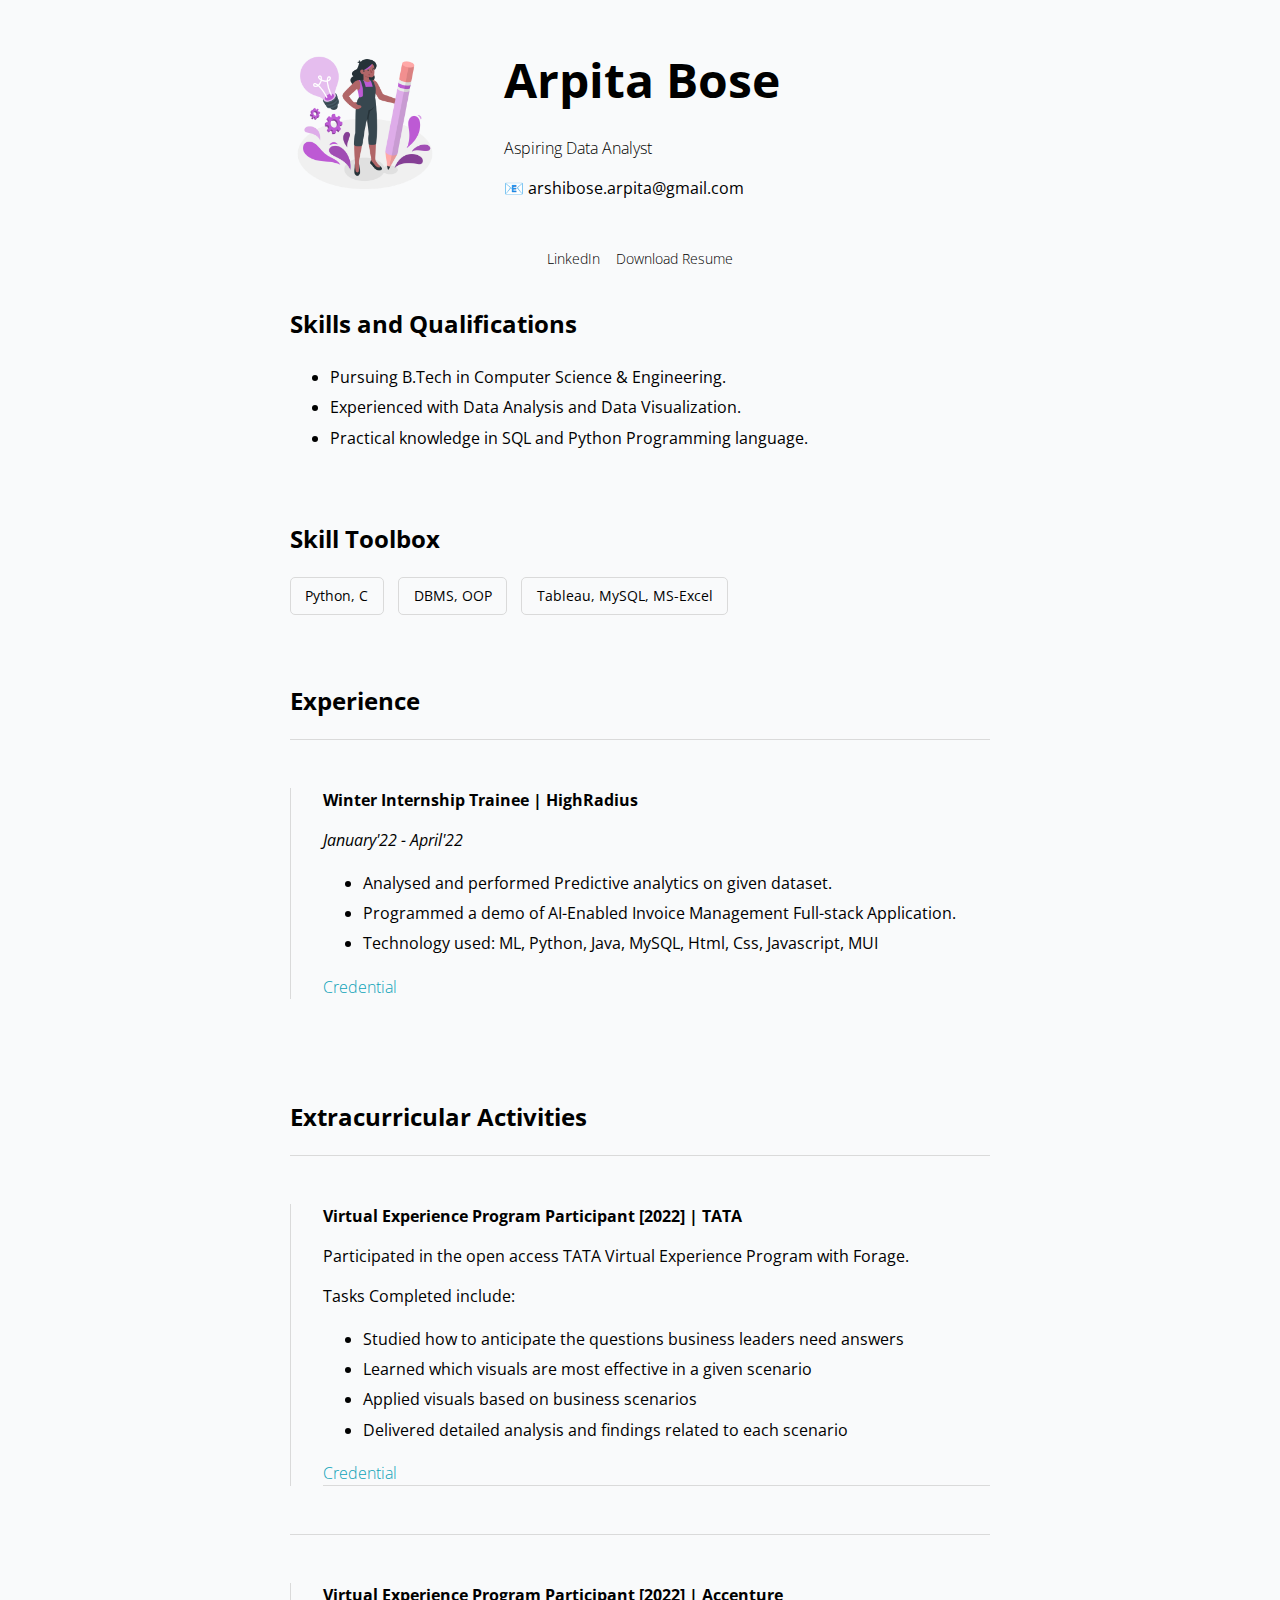
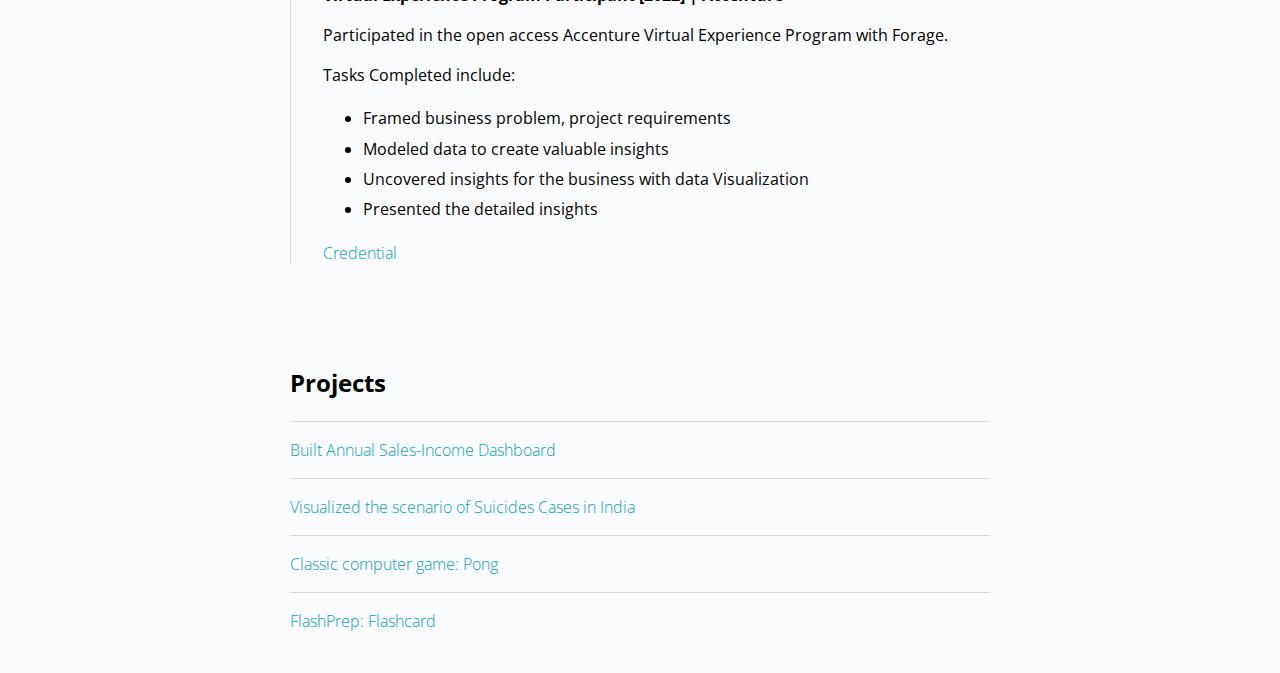
<file: index.html>
<!DOCTYPE html>
<html lang="en">
<head>
    <meta charset="UTF-8">
    <meta http-equiv="X-UA-Compatible" content="IE=edge">
    <meta name="viewport" content="width=device-width, initial-scale=1.0">
    <title>Arpita Bose</title>
    <link rel="stylesheet" href="styles/style.css"> 
    <link rel="favicon" href="favicon.ico">
</head>
<body>
    
    <div id="container--main">

        <section id="wrapper--hero" class="section--page">
            <img id="profile_pic" src="./assets/Images/Creativity-amico.png">
            <!--<a href="https://storyset.com/idea">Idea illustrations by Storyset</a>-->



            <div>
                <h1 id="username">Arpita Bose</h1>
                <p id="bio"> Aspiring Data Analyst</p>
                <p id="email">📧 arshibose.arpita@gmail.com</p>
            </div>
        </section>

        <section class="section--page">
            <div id="social--list">
                <a href="https://www.linkedin.com/in/arpitabosearpita/" target="_blank">LinkedIn</a>
                <a href="./assets/Arpita Bose__Resume.pdf" target="_blank">Download Resume</a>

            </div>

            <section class="section--page">
                <h2>Skills and Qualifications</h2>
                <ul>
                    <li>Pursuing B.Tech in Computer Science & Engineering.</li>
                    <li>Experienced with Data Analysis and Data Visualization.</li>
                    <li>Practical knowledge in SQL and Python Programming language.</li>
                </ul>
            </section>

            <section class="section--page">
                <h2>Skill Toolbox</h2>
                <div id="wrapper--tech__items">
                    <div class="card--tech"><span>Python, C</span></div>
                    <div class="card--tech"><span>DBMS, OOP</span></div>
                    <div class="card--tech"><span>Tableau, MySQL, MS-Excel</span></div>
                    
                </div>
            </section>

        </section>

        <section id="work-history-wrapper" class="section--page">
            <h2>Experience</h2>
            <div class="line-break"></div>
            <div class="card--work-history">
                <strong>Winter Internship Trainee | HighRadius</strong>
                <p></p><em>January'22 - April'22</em></p>
                <ul>
                    <li>Analysed and performed Predictive analytics on given dataset. </li>
                    <li>Programmed a demo of AI-Enabled Invoice Management Full-stack Application.</li>
                    <li>Technology used: ML, Python, Java, MySQL, Html, Css, Javascript, MUI</li>
                </ul>
                <a href="https://drive.google.com/file/d/1q4rHikJ-khrrESRLl8wqZ97oUByEhTPC/view?usp=sharing" target="_blank">Credential</a>

            </div>
            
        </section>
        <section id="work-history-wrapper" class="section--page">
            <h2>Extracurricular Activities</h2>
            <div class="line-break"></div>
            <div class="card--work-history">
                <strong>Virtual Experience Program Participant [2022] | TATA</strong>
                <p> Participated in the open access TATA Virtual Experience Program with Forage.</p>
                <p>Tasks Completed include:</p>
                <ul> 
                    <li>Studied how to anticipate the questions business leaders need answers</li>
                    <li>Learned which visuals are most effective in a given scenario</li>
                    <li>Applied visuals based on business scenarios</li>
                    <li>Delivered detailed analysis and findings related to each scenario</li>
                </ul>
                <a href="https://drive.google.com/file/d/1FYlY6jGuF6X9JT5GeeuqxKUrfDGY-FXV/view?usp=sharing" target="_blank">Credential</a>
                <div class="line-break"></div>
            </div>

            <div class="line-break"></div>
            <div class="card--work-history">
                <strong>Virtual Experience Program Participant [2022] | Accenture</strong>
                <p> Participated in the open access Accenture Virtual Experience Program with Forage.</p>
                <p>Tasks Completed include:</p>
                <ul> 
                    <li>Framed business problem, project requirements</li>
                    <li>Modeled data to create valuable insights</li>
                    <li>Uncovered insights for the business with data Visualization</li>
                    <li>Presented the detailed insights</li>
                </ul>
                <a href="https://drive.google.com/file/d/1FdAElqGunzETm82V29YqDUd8_LGTHqys/view?usp=sharing" target="_blank">Credential</a>

            </div>
            
        </section>

        <section class="section--page">
            <h2>Projects</h2>
        
            <div class="card--project">
                <a href="project1.html"><span> </span>Built Annual Sales-Income Dashboard</a>
            </div>
        
            <div class="card--project">
                <a href="project2.html" ><span> </span>Visualized the scenario of Suicides Cases in India</a>
            </div>
        
            <div class="card--project">
                <a href="project3.html" ><span> </span>Classic computer game: Pong</a>
            </div>
        
            <div class="card--project">
                <a href="project4.html"><span> </span>FlashPrep: Flashcard</a>
            </div>
        
        </section>

    </div>
</body>
</html>
</file>
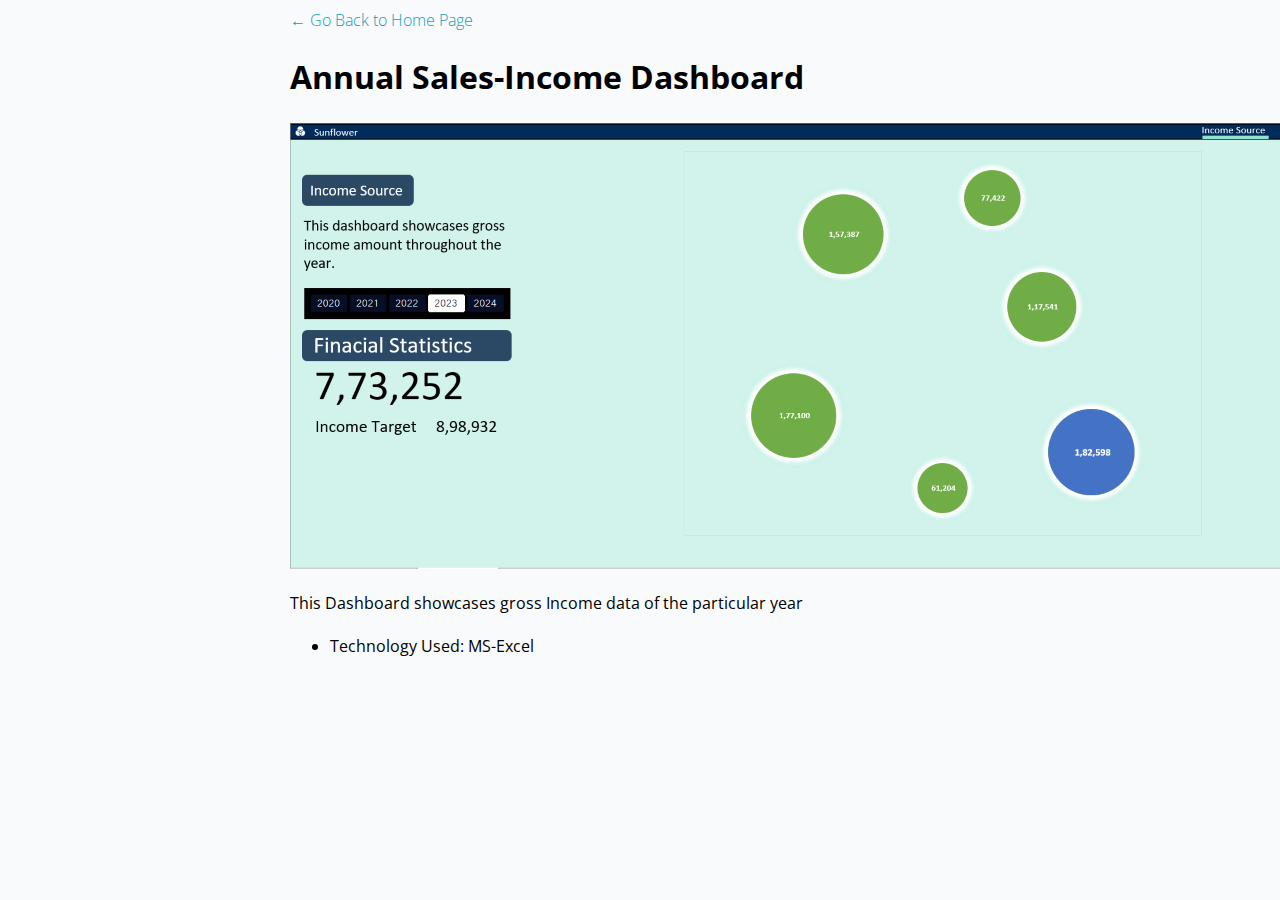
<file: project1.html>
<!DOCTYPE html>
<html lang="en">
<head>
    <meta charset="UTF-8">
    <meta http-equiv="X-UA-Compatible" content="IE=edge">
    <meta name="viewport" content="width=device-width, initial-scale=1.0">
    <title>Project</title>
    <link rel="stylesheet" href="styles/style.css"> 
    <link rel="favicon" href="favicon.ico">
</head>
<body>
    <div id="container--main">
        <a href="index.html">&#x2190; Go Back to Home Page</a>
        <h1>Annual Sales-Income Dashboard</h1>
        <img src="./assets/Images/Sales_Dashboard.png">
        <p>This Dashboard showcases gross Income data of the particular year</p>

        <ul>
            <li>Technology Used: MS-Excel</li>
        </ul>

    </div>
    

    
    
</body>
</html>
</file>
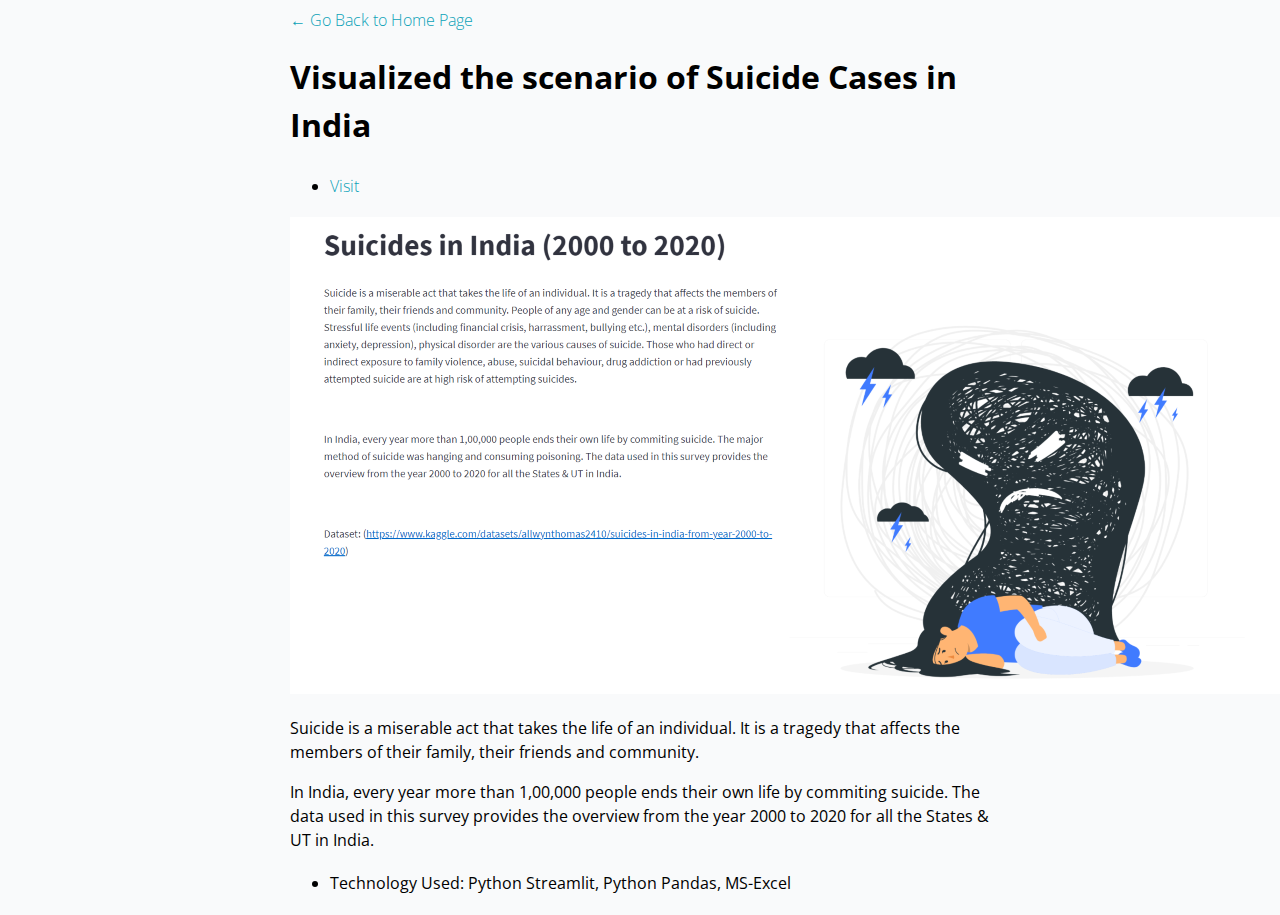
<file: project2.html>
<!DOCTYPE html>
<html lang="en">
<head>
    <meta charset="UTF-8">
    <meta http-equiv="X-UA-Compatible" content="IE=edge">
    <meta name="viewport" content="width=device-width, initial-scale=1.0">
    <title>Project</title>
    <link rel="stylesheet" href="styles/style.css"> 
    <link rel="favicon" href="favicon.ico">
</head>
<body>
    <div id="container--main">
        <a href="index.html">&#x2190; Go Back to Home Page</a>
        <h1>Visualized the scenario of Suicide Cases in India</h1>
        <ul>
            <li><a href="https://sunflower-sunflower-suicides-cases-in-india-app-bukgen.streamlitapp.com/">Visit</a></li>
        </ul>
        <img src="./assets/Images/SuicideIndia.png">

        <p>Suicide is a miserable act that takes the life of an individual. It is a tragedy that affects the members of their family, their friends and community.</p>
        <p>In India, every year more than 1,00,000 people ends their own life by commiting suicide. The data used in this survey provides the overview from the year 2000 to 2020 for all the States & UT in India.</p>
        <ul> 
            <li>Technology Used: Python Streamlit, Python Pandas, MS-Excel </li>
        </ul>

    </div>
    

    
    
</body>
</html>
</file>
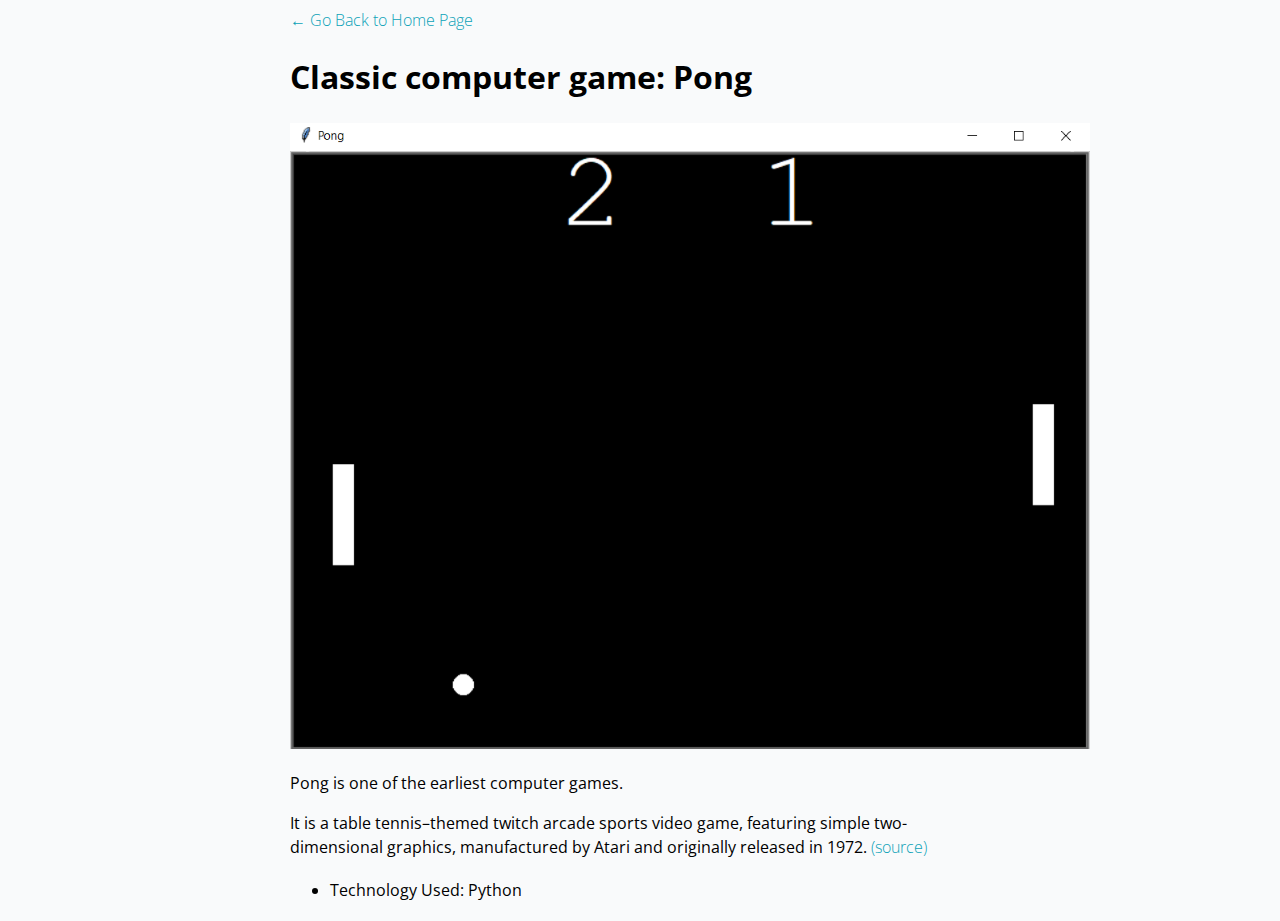
<file: project3.html>
<!DOCTYPE html>
<html lang="en">
<head>
    <meta charset="UTF-8">
    <meta http-equiv="X-UA-Compatible" content="IE=edge">
    <meta name="viewport" content="width=device-width, initial-scale=1.0">
    <title>Project</title>
    <link rel="stylesheet" href="styles/style.css"> 
    <link rel="favicon" href="favicon.ico">
</head>
<body>
    <div id="container--main">
        <a href="index.html">&#x2190; Go Back to Home Page</a>
        <h1>Classic computer game: Pong</h1>
        <img src="./assets/Images/Pong.png">

        <p>Pong is one of the earliest computer games.</p>
        <p>It is a table tennis–themed twitch arcade sports video game, featuring simple two-dimensional graphics, manufactured by Atari and originally released in 1972.
           <a href="https://en.wikipedia.org/wiki/Pong">(source)</a> </p>
        <ul>
            <li>Technology Used: Python</li>
        </ul>

    </div>
    

    
    
</body>
</html>
</file>
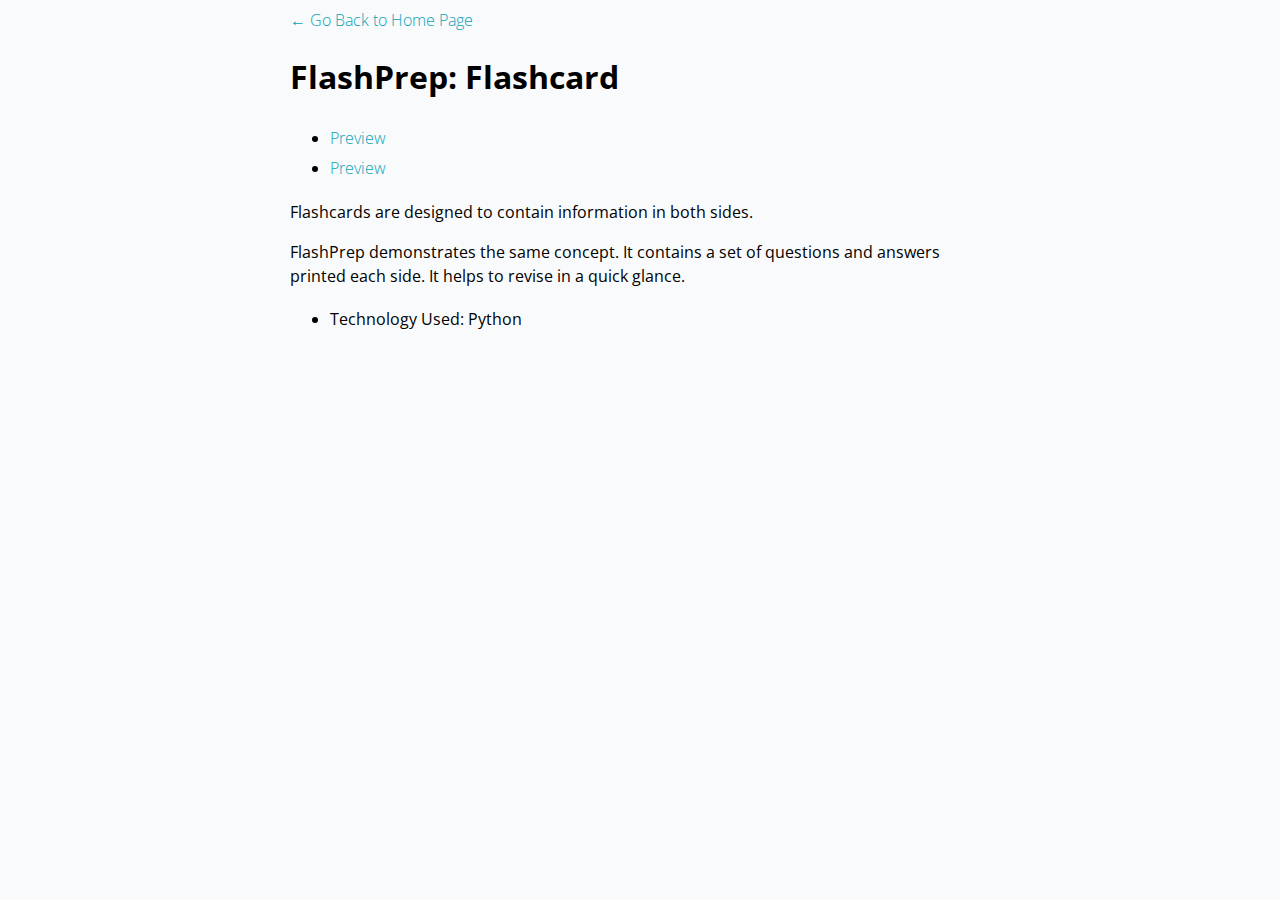
<file: project4.html>
<!DOCTYPE html>
<html lang="en">
<head>
    <meta charset="UTF-8">
    <meta http-equiv="X-UA-Compatible" content="IE=edge">
    <meta name="viewport" content="width=device-width, initial-scale=1.0">
    <title>Project</title>
    <link rel="stylesheet" href="styles/style.css"> 
    <link rel="favicon" href="favicon.ico">
</head>
<body>
    <div id="container--main">
        <a href="index.html">&#x2190; Go Back to Home Page</a>
        <h1>FlashPrep: Flashcard</h1>

        <ul>
            <li><a href="https://drive.google.com/file/d/1gZbv8frEiazZRIBKA7DI12wW7MW1nbPe/view?usp=sharing">Preview</a></li>
            <li><a href="https://drive.google.com/file/d/1TgCTLSxQvsmaR_Zx64s9F2PQ9aHYGNZr/view?usp=sharing">Preview</a></li>
        </ul>
        <p>Flashcards are designed to contain information in both sides.</p>
        <p>FlashPrep demonstrates the same concept. It contains a set of questions and answers printed each side. It helps to revise in a quick glance. </p>
        <ul>
            <li>Technology Used: Python</li>
        </ul>

    </div>
    

    
    
</body>
</html>
</file>
<file: styles/style.css>
@import url('https://fonts.googleapis.com/css2?family=Open+Sans&display=swap');
:root{
    --mainTextColor:#000;
    --secondaryTextColor:(51 51 51);
    --mainLinkColor:#0da2b8;
    --mainBorderColor:rgb(218, 218, 218);
    --mainBgColor:rgb(249, 250,251);
}

*{
    font-family: 'Open Sans', sans-serif;
    line-height: 1.5em;
    box-sizing: border-box;
    color: var(--mainTextColor);

}

body{
    background-color: var(--mainBgColor);

}

p, span, li{
    color: var(--secondaryTextColor);
    font-size: 1em;

}

a{
    text-decoration: none;
    color: var(--mainLinkColor);
    font-size: 500;
}

li{
    line-height: 1.9em;

}

#container--main{
    max-width: 700px;
    margin: 0 auto;

}

.section--page{
    padding-top: 1em;
    padding-bottom: 1em;
}

#wrapper--hero{
    display: flex;
    align-items: center;
    gap: 4em;

}

#username{
    font-size: 3em;
    line-height: 1em;
}

#bio, a{
    font-weight: 300;
}

#profile_pic{
    width: 150px;
    height: 150px;
    object-fit: cover;
}

#email{
    color: var(--mainTextColor);
}

#social--list{
    display: flex;
    justify-content: center;
    column-gap: 1em;
    flex-wrap: wrap;
}

#social--list a{
    font-size: 0.9em;
    color: var(--secondaryTextColor);
    transition: 0.3s;
}

#social--list a:hover{
    color: var(--mainLinkColor);
}

#wrapper--tech__items{
    display: flex;
    flex-wrap: wrap;
    gap: 1em;
    font-size: 0.9em;

}

.card--tech{
    border: 1px solid var(--mainBorderColor);
    padding: 0.5em 1em;
    border-radius: 5px;


}

.card--work-history{
    border-left: 1px solid var(--mainBorderColor);
    margin-top: 3em;
    margin-bottom: 3em;
    padding-left: 2em;
}

.line-break{
    background-color: var(--mainBorderColor);
    height: 1px;
}

.card--project{
    padding-top: 1em;
    padding-bottom: 1em;
    border-top: 1px solid var(--mainBorderColor);
}

@media(max-width:600px){
    #wrapper--hero{
        flex-direction: column;
        gap: 1em;
    }

    #profile_pic{
        width: 200px;
        height: 200px;
    }
    .section--page{
        padding-top: 1em;
        padding-bottom: 1em;
    }

    .card--work-history{
        border-left: none;
        padding-left: 0;
    }
}
</file>
